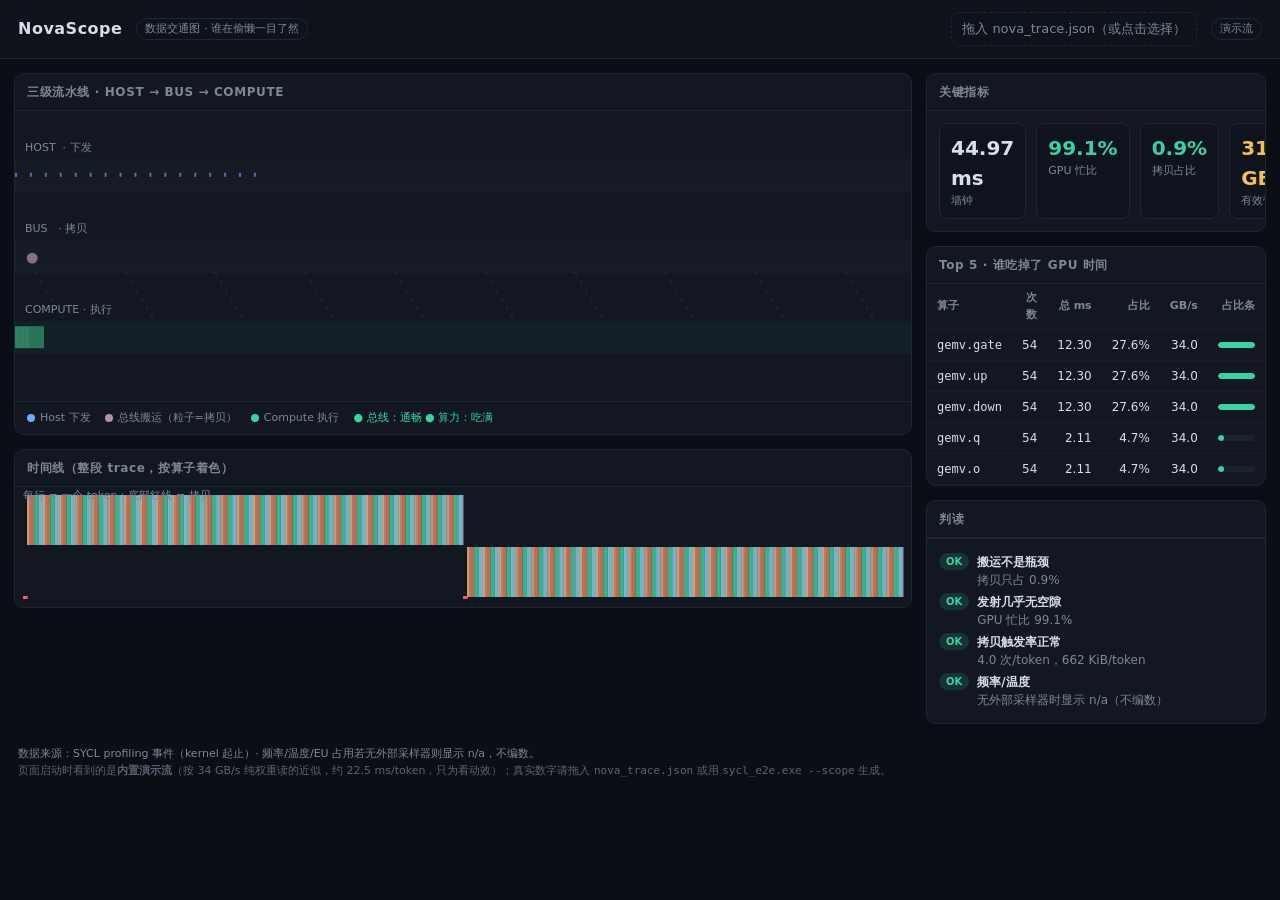
<file: tools/novascope.html>
<!DOCTYPE html>
<html lang="zh-CN">
<head>
<meta charset="utf-8">
<title>NovaScope · 数据交通图</title>
<style>
  :root{
    --bg:#0b0e14; --panel:#121722; --line:#1f2734; --txt:#d7dee9; --dim:#7d8798;
    --ok:#38d39f; --warn:#f2c14e; --bad:#ff5a5f; --host:#6ea8fe; --bus:#b48ead; --gpu:#38d39f;
  }
  *{box-sizing:border-box}
  body{margin:0;background:var(--bg);color:var(--txt);font:13px/1.5 "Segoe UI",system-ui,-apple-system,"Microsoft YaHei",sans-serif}
  header{display:flex;align-items:center;gap:14px;padding:12px 18px;border-bottom:1px solid var(--line);background:#0d121b}
  header h1{font-size:16px;margin:0;letter-spacing:.5px}
  header .tag{font-size:11px;color:var(--dim);border:1px solid var(--line);border-radius:99px;padding:2px 8px}
  header .spacer{flex:1}
  #drop{border:1px dashed var(--line);border-radius:8px;padding:6px 10px;color:var(--dim);cursor:pointer}
  #drop.hot{border-color:var(--ok);color:var(--ok)}
  .wrap{display:grid;grid-template-columns:1fr 340px;gap:14px;padding:14px}
  .card{background:var(--panel);border:1px solid var(--line);border-radius:10px;overflow:hidden}
  .card h2{margin:0;padding:9px 12px;font-size:12px;letter-spacing:.6px;color:var(--dim);border-bottom:1px solid var(--line);font-weight:600}
  .kpis{display:grid;grid-template-columns:repeat(4,1fr);gap:10px;padding:12px}
  .kpi{background:#0e131d;border:1px solid var(--line);border-radius:8px;padding:9px 11px}
  .kpi .v{font-size:20px;font-weight:600;font-variant-numeric:tabular-nums}
  .kpi .k{font-size:11px;color:var(--dim)}
  .kpi.bad .v{color:var(--bad)} .kpi.warn .v{color:var(--warn)} .kpi.ok .v{color:var(--ok)}
  canvas{display:block;width:100%}
  #lanes{height:290px}
  #timeline{height:120px}
  .legend{display:flex;gap:14px;padding:8px 12px;color:var(--dim);font-size:11px;border-top:1px solid var(--line)}
  .dot{display:inline-block;width:8px;height:8px;border-radius:50%;margin-right:5px;vertical-align:middle}
  table{width:100%;border-collapse:collapse;font-size:12px}
  th,td{padding:6px 10px;text-align:right;border-bottom:1px solid #171e29}
  th:nth-child(1),td:nth-child(1){text-align:left}
  th{color:var(--dim);font-weight:600;font-size:11px}
  .bar{height:6px;border-radius:3px;background:#1b2331;position:relative;overflow:hidden}
  .bar>i{position:absolute;left:0;top:0;bottom:0;background:var(--gpu);border-radius:3px}
  .verdict{padding:10px 12px;font-size:12px;border-top:1px solid var(--line)}
  .verdict .row{display:flex;gap:8px;align-items:flex-start;margin:4px 0}
  .pill{font-size:10px;border-radius:99px;padding:1px 7px;font-weight:700}
  .pill.ok{background:rgba(56,211,159,.15);color:var(--ok)}
  .pill.warn{background:rgba(242,193,78,.15);color:var(--warn)}
  .pill.bad{background:rgba(255,90,95,.15);color:var(--bad)}
  .mono{font-family:Consolas,ui-monospace,monospace}
  footer{padding:8px 18px;color:var(--dim);font-size:11px}
</style>
</head>
<body>
<header>
  <h1>NovaScope</h1><span class="tag">数据交通图 · 谁在偷懒一目了然</span>
  <span class="spacer"></span>
  <label id="drop">拖入 nova_trace.json（或点击选择）<input id="file" type="file" accept=".json" hidden></label>
  <span class="tag" id="src">演示流</span>
</header>

<div class="wrap">
  <div>
    <div class="card">
      <h2>三级流水线 · HOST → BUS → COMPUTE</h2>
      <canvas id="lanes"></canvas>
      <div class="legend">
        <span><i class="dot" style="background:var(--host)"></i>Host 下发</span>
        <span><i class="dot" style="background:var(--bus)"></i>总线搬运（粒子=拷贝）</span>
        <span><i class="dot" style="background:var(--gpu)"></i>Compute 执行</span>
        <span id="cong"></span>
      </div>
    </div>

    <div class="card" style="margin-top:14px">
      <h2>时间线（整段 trace，按算子着色）</h2>
      <canvas id="timeline"></canvas>
    </div>
  </div>

  <div>
    <div class="card">
      <h2>关键指标</h2>
      <div class="kpis" id="kpis"></div>
    </div>

    <div class="card" style="margin-top:14px">
      <h2>Top 5 · 谁吃掉了 GPU 时间</h2>
      <table id="top"></table>
    </div>

    <div class="card" style="margin-top:14px">
      <h2>判读</h2>
      <div class="verdict" id="verdict"></div>
    </div>
  </div>
</div>

<footer>数据来源：SYCL profiling 事件（kernel 起止）· 频率/温度/EU 占用若无外部采样器则显示 n/a，不编数。<br><span style="color:#5b6474">页面启动时看到的是<b>内置演示流</b>（按 34 GB/s 纯权重读的近似，约 22.5 ms/token，只为看动效）；真实数字请拖入 <code>nova_trace.json</code> 或用 <code>sycl_e2e.exe --scope</code> 生成。</span></footer>

<script>
// ---------------------------------------------------------------------------
// 数据模型：与 scope_core.h 的 write_trace() 输出一一对应
//   traceEvents: [{name,cat,ph:"X",ts,dur,pid,tid,args:{layer,tok,bytes,bw_gbs,gap_us}}]
//                [{name:"layer_bytes",cat:"counter",ph:"C",ts,args:{tok,layer,bytes}}]
// 也接受 {events:[...]} 和 {"traceEvents":[...]} 两种外壳
// ---------------------------------------------------------------------------
let TRACE = null;      // 原始事件
let MODEL = null;      // 聚合后的视图模型
const LANE = { HOST: 0, BUS: 1, GPU: 2 };

function summarize(evs){
  const xs = evs.filter(e => e.ph === 'X');
  const copies = xs.filter(e => e.cat === 'copy');
  const comp = xs.filter(e => e.cat !== 'copy');
  const t0 = xs.length ? Math.min(...xs.map(e => e.ts)) : 0;
  const t1 = xs.length ? Math.max(...xs.map(e => e.ts + e.dur)) : 1;
  const wall = Math.max(1e-6, t1 - t0);
  const busy = comp.reduce((a,e) => a + e.dur, 0);
  const copyT = copies.reduce((a,e) => a + e.dur, 0);
  const copyB = copies.reduce((a,e) => a + (e.args?.bytes||0), 0);
  const weightB = comp.filter(e => e.cat === 'compute' || e.cat === 'other')
                      .reduce((a,e) => a + (e.args?.bytes||0), 0);
  const toks = new Set(xs.map(e => e.args?.tok).filter(v => typeof v === 'number' && v >= 0));
  const ntok = Math.max(1, toks.size);
  const byOp = new Map();
  for (const e of comp){
    const k = e.name; const o = byOp.get(k) || {name:k, n:0, us:0, bytes:0};
    o.n++; o.us += e.dur; o.bytes += (e.args?.bytes||0); byOp.set(k, o);
  }
  const ops = [...byOp.values()].sort((a,b) => b.us - a.us);
  const gaps = xs.filter(e => (e.args?.gap_us||0) > 50).length;
  return {t0, t1, wall, busy, copyT, copyB, weightB, ntok, ops, gaps,
          copies, comp, busyRatio: busy/wall, copyRatio: copyT/wall,
          copyPerTok: copies.length/ntok, bytesPerTok: copyB/ntok,
          gbs: weightB/(wall*1e-6)/1e9};
}

function loadTrace(json){
  const evs = json.traceEvents || json.events || json;
  if (!Array.isArray(evs)) throw new Error('没有 traceEvents 数组');
  TRACE = evs; MODEL = summarize(evs); render();
}

// ---------------------------------------------------------------------------
// 演示流：没有文件时自己造一段（27 层 × 14 算子 × N token），
// 让打开页面就能看到粒子在动，方便先验收观感
// ---------------------------------------------------------------------------
function demoTrace(tokens){
  // 真实 1.5B 量级（Arc 130T 实测：953.8 MiB/token、28.14 ms/token ⇒ 33.9 GB/s）：
  //   每层权重 26.2 MB（q 1.27 + k 0.22 + v 0.22 + o 1.27 + gate/up/down 各 7.74）
  //   单 op 时长 ≈ 权重字节 / 34 GB/s，非 GEMV 的小算子按实测 ~3~20 µs 填
  const B = 34e9;                      // 有效带宽（B/s）
  const us = b => Math.max(2, Math.round(b / B * 1e6 * 100) / 100);
  const qb = 1536*1536/256*144, kvb = 1536*256/256*144, ffb = 8960*1536/256*144;
  const ops = [
    ['rmsnorm_quant', us(2*1536*4)+4, 2*1536*4],
    ['gemv.q',        us(qb),  qb], ['gemv.k', us(kvb), kvb], ['gemv.v', us(kvb), kvb],
    ['bias.q', 3, 6e3], ['rope', 4, 8e3], ['kv_store', 2, 8e3],
    ['attn_decode', 18, 8e3], ['quant_rows', 2, 8e3],
    ['gemv.o', us(qb), qb], ['residual.attn', 2, 8e3],
    ['rmsnorm_quant.ffn', us(2*1536*4)+4, 2*1536*4],
    ['gemv.gate', us(ffb), ffb], ['gemv.up', us(ffb), ffb],
    ['swiglu', 6, 8960*4], ['gemv.down', us(ffb), ffb], ['residual.ffn', 2, 8e3]
  ];
  // 每 token 的拷贝：token id（H2D 4 B）+ 激活上传 + logits 回传（151936 × 4 B）+ 杂项
  const copies = [['H2D', 12, 4], ['H2D', 8, 65536], ['D2H', 180, 151936*4], ['D2H', 6, 4096]];
  const evs = []; let ts = 0;
  for (let tk = 0; tk < tokens; tk++){
    for (const c of copies){ evs.push({name:c[0],cat:'copy',ph:'X',ts,dur:c[1],pid:1,tid:1,args:{bytes:c[2],tok:tk,layer:-1,gap_us:3}}); ts += c[1]; }
    for (let l = 0; l < 27; l++){
      for (const o of ops){
        evs.push({name:o[0],cat:'compute',ph:'X',ts,dur:o[1],pid:1,tid:0,args:{bytes:o[2],tok:tk,layer:l,gap_us:3}});
        ts += o[1];
      }
    }
  }
  return {traceEvents: evs};
}

// ---------------------------------------------------------------------------
// 渲染：KPI、Top5、判读
// ---------------------------------------------------------------------------
const $ = id => document.getElementById(id);
function fmt(n, d=2){ return n.toLocaleString(undefined,{maximumFractionDigits:d,minimumFractionDigits:d}); }

function render(){
  const m = MODEL;
  const kpis = [
    ['墙钟', fmt(m.wall/1000,2)+' ms', ''],
    ['GPU 忙比', fmt(100*m.busyRatio,1)+'%', m.busyRatio < .7 ? 'bad' : (m.busyRatio < .9 ? 'warn' : 'ok')],
    ['拷贝占比', fmt(100*m.copyRatio,1)+'%', m.copyRatio > .15 ? 'bad' : (m.copyRatio > .05 ? 'warn' : 'ok')],
    ['有效带宽', fmt(m.gbs,1)+' GB/s', m.gbs < 20 ? 'bad' : (m.gbs < 35 ? 'warn' : 'ok')]
  ];
  $('kpis').innerHTML = kpis.map(k => `<div class="kpi ${k[2]}"><div class="v">${k[1]}</div><div class="k">${k[0]}</div></div>`).join('');

  const maxUs = m.ops.length ? m.ops[0].us : 1;
  $('top').innerHTML = '<tr><th>算子</th><th>次数</th><th>总 ms</th><th>占比</th><th>GB/s</th><th style="width:70px">占比条</th></tr>' +
    m.ops.slice(0,5).map(o => `<tr>
      <td class="mono">${o.name}</td><td>${o.n}</td><td>${fmt(o.us/1000,2)}</td>
      <td>${fmt(100*o.us/m.busy,1)}%</td>
      <td>${o.bytes ? fmt(o.bytes/(o.us*1e-6)/1e9,1) : '-'}</td>
      <td><div class="bar"><i style="width:${Math.max(2,100*o.us/maxUs)}%"></i></div></td></tr>`).join('');

  const v = [];
  if (m.copyRatio > .15) v.push(['bad','数据搬运拥堵',`拷贝占墙钟 ${fmt(100*m.copyRatio,1)}% > 15%，总线在拖后腿`]);
  else if (m.copyRatio > .05) v.push(['warn','搬运偏低',`拷贝占墙钟 ${fmt(100*m.copyRatio,1)}%，值得看一眼 Copy 泳道`]);
  else v.push(['ok','搬运不是瓶颈',`拷贝只占 ${fmt(100*m.copyRatio,1)}%`]);

  if (m.busyRatio < .7) v.push(['bad','算力空转',`GPU 忙比 ${fmt(100*m.busyRatio,1)}% < 70%，空隙要去排队气泡里找`]);
  else if (m.busyRatio < .9) v.push(['warn','还有空隙',`GPU 忙比 ${fmt(100*m.busyRatio,1)}%，空闲 ${fmt(100*(1-m.busyRatio),1)}%`]);
  else v.push(['ok','发射几乎无空隙',`GPU 忙比 ${fmt(100*m.busyRatio,1)}%`]);

  if (m.copyPerTok > 200) v.push(['bad','拷贝触发率过高',`${fmt(m.copyPerTok,1)} 次/token（UMA 下重点查隐式拷贝）`]);
  else v.push(['ok','拷贝触发率正常',`${fmt(m.copyPerTok,1)} 次/token，${fmt(m.bytesPerTok/1024,0)} KiB/token`]);

  if (m.gaps > 0) v.push(['warn','有排队气泡',`${m.gaps} 次 submit→start > 50 µs`]);
  v.push(['ok','频率/温度','无外部采样器时显示 n/a（不编数）']);

  $('verdict').innerHTML = v.map(x => `<div class="row"><span class="pill ${x[0]}">${x[0].toUpperCase()}</span>
      <div><b>${x[1]}</b><br><span style="color:var(--dim)">${x[2]}</span></div></div>`).join('');

  const cong = [];
  if (m.copyRatio > .15) cong.push('<span style="color:var(--bad)">● 总线：拥堵</span>');
  else cong.push('<span style="color:var(--ok)">● 总线：通畅</span>');
  if (m.busyRatio < .7) cong.push('<span style="color:var(--dim)">● 算力：空转</span>');
  else cong.push('<span style="color:var(--ok)">● 算力：吃满</span>');
  $('cong').innerHTML = cong.join(' ');

  sizeCanvases(); renderTimeline(m); animate();
}

// ---------------------------------------------------------------------------
// 交通图：三条泳道 + 拷贝粒子
//   Host 道：每个 op 的下发时刻闪一下（submit 抖动）
//   Bus 道：拷贝 = 粒子，粒子数 ∝ 次数，半径 ∝ sqrt(bytes)
//   GPU 道：按时间把 op 铺成条块；空闲处留空 => 一眼看出谁在偷懒
// ---------------------------------------------------------------------------
function sizeCanvases(){
  for (const id of ['lanes','timeline']){
    const c = $(id); const r = c.getBoundingClientRect();
    const dpr = window.devicePixelRatio || 1;
    c.width = Math.max(1, Math.floor(r.width*dpr)); c.height = Math.max(1, Math.floor(r.height*dpr));
    c.getContext('2d').setTransform(dpr,0,0,dpr,0,0);
  }
}

let particles = [];
function spawnParticles(m){
  const rect = $('lanes').getBoundingClientRect();
  const n = Math.min(120, Math.max(2, Math.round(m.copyPerTok*1.5)));
  for (let i = 0; i < n; i++){
    const c = m.copies[i % Math.max(1,m.copies.length)] || {args:{bytes:65536}};
    particles.push({x:-10 - Math.random()*rect.width, y:0, r:2.2 + Math.sqrt((c.args?.bytes||1))/240,
                    v:0.6 + Math.random()*0.9, a:0.35 + Math.random()*0.5});
  }
}

let raf = 0;
function animate(){
  cancelAnimationFrame(raf);
  const c = $('lanes'), ctx = c.getContext('2d');
  const W = c.clientWidth, H = c.clientHeight;
  const laneY = [H*0.22, H*0.5, H*0.78];
  const m = MODEL;
  if (particles.length === 0) spawnParticles(m);

  const gpuColor = m.busyRatio < .7 ? '#3a4252' : (m.busyRatio < .9 ? '#8a7a3a' : '#2f7f63');
  const busColor = m.copyRatio > .15 ? '#ff5a5f' : (m.copyRatio > .05 ? '#f2c14e' : '#b48ead');

  function frame(t){
    ctx.clearRect(0,0,W,H);

    // 泳道底
    for (let i = 0; i < 3; i++){
      ctx.fillStyle = i === LANE.GPU ? 'rgba(56,211,159,0.04)' : 'rgba(255,255,255,0.02)';
      ctx.fillRect(0, laneY[i]-16, W, 32);
      ctx.strokeStyle = '#1b2331'; ctx.beginPath();
      ctx.moveTo(0, laneY[i]+16); ctx.lineTo(W, laneY[i]+16); ctx.stroke();
    }
    // 标签
    ctx.font = '11px Segoe UI, system-ui'; ctx.fillStyle = '#7d8798';
    ctx.fillText('HOST  · 下发', 10, laneY[LANE.HOST]-24);
    ctx.fillText('BUS   · 拷贝', 10, laneY[LANE.BUS]-24);
    ctx.fillText('COMPUTE · 执行', 10, laneY[LANE.GPU]-24);

    // GPU 道：按时间铺条块（用百分比宽度模拟一次循环）
    const span = Math.max(2e6, m.wall);
    let cursor = 0;
    ctx.fillStyle = gpuColor;
    for (const o of m.ops.slice(0, 40)){
      const w = Math.max(1, (o.us/span) * W * 0.9);
      ctx.fillRect(cursor, laneY[LANE.GPU]-11, w, 22);
      cursor += w;
      if (cursor > W) break;
    }

    // Host 道：闪烁的下发脉冲
    const pulse = 0.4 + 0.6*Math.abs(Math.sin(t/380));
    ctx.fillStyle = `rgba(110,168,254,${pulse})`;
    for (let i = 0; i < Math.min(60, m.ops.length); i++){
      const x = (i/60)*W;
      ctx.fillRect(x, laneY[LANE.HOST]-2, 2, 4);
    }

    // Bus 道：粒子流
    ctx.save();
    for (const p of particles){
      p.x += p.v;
      if (p.x > W+12){ p.x = -12 - Math.random()*80; }
      ctx.beginPath();
      ctx.fillStyle = busColor;
      ctx.globalAlpha = p.a;
      ctx.arc(p.x, laneY[LANE.BUS] + Math.sin((p.x+p.y)/40)*5, p.r, 0, Math.PI*2);
      ctx.fill();
    }
    ctx.restore(); ctx.globalAlpha = 1;

    // 连接线：Bus -> GPU，表示"搬完就喂给算力"
    ctx.strokeStyle = 'rgba(180,142,173,0.18)'; ctx.setLineDash([4,6]);
    for (let x = 20; x < W; x += 90){
      ctx.beginPath(); ctx.moveTo(x, laneY[LANE.BUS]+16); ctx.lineTo(x+30, laneY[LANE.GPU]-16); ctx.stroke();
    }
    ctx.setLineDash([]);

    raf = requestAnimationFrame(frame);
  }
  raf = requestAnimationFrame(frame);
}

function renderTimeline(m){
  const c = $('timeline'), ctx = c.getContext('2d');
  const W = c.clientWidth, H = c.clientHeight;
  ctx.clearRect(0,0,W,H);
  const span = Math.max(1e-6, m.wall);
  const pad = 8;
  // 每个 token 一行
  const ntok = Math.max(1, m.ntok);
  const rowH = Math.max(8, (H - 2*pad) / ntok);
  const colors = ['#38d39f','#6ea8fe','#f2c14e','#b48ead','#e07a5f','#8ecae6'];
  m.comp.forEach((e, i) => {
    const tk = (e.args?.tok ?? 0);
    const x = pad + ((e.ts - m.t0)/span)*(W - 2*pad);
    const w = Math.max(0.6, (e.dur/span)*(W - 2*pad));
    ctx.fillStyle = colors[Math.abs(hashStr(e.name)) % colors.length];
    ctx.globalAlpha = .85;
    ctx.fillRect(x, pad + tk*rowH, w, Math.max(2, rowH-2));
  });
  m.copies.forEach(e => {
    const x = pad + ((e.ts - m.t0)/span)*(W - 2*pad);
    const w = Math.max(0.8, (e.dur/span)*(W - 2*pad));
    ctx.globalAlpha = 1; ctx.fillStyle = '#ff5a5f';
    ctx.fillRect(x, H - pad - 3, w, 3);
  });
  ctx.globalAlpha = 1;
  ctx.fillStyle = '#7d8798'; ctx.font = '11px Segoe UI, system-ui';
  ctx.fillText('每行 = 一个 token；底部红线 = 拷贝', pad, 12);
}

function hashStr(s){ let h = 0; for (let i = 0; i < s.length; i++) h = (h*31 + s.charCodeAt(i))|0; return h; }

// ---------------------------------------------------------------------------
// 数据入口：拖文件 / 选择文件 / WebSocket
// ---------------------------------------------------------------------------
const drop = $('drop'), fileIn = $('file');
drop.addEventListener('click', () => fileIn.click());
fileIn.addEventListener('change', () => { if (fileIn.files[0]) readFile(fileIn.files[0]); });
['dragenter','dragover'].forEach(ev => drop.addEventListener(ev, e => { e.preventDefault(); drop.classList.add('hot'); }));
['dragleave','drop'].forEach(ev => drop.addEventListener(ev, e => { e.preventDefault(); drop.classList.remove('hot'); }));
drop.addEventListener('drop', e => { const f = e.dataTransfer.files[0]; if (f) readFile(f); });

function readFile(f){
  const r = new FileReader();
  r.onload = () => {
    try { loadTrace(JSON.parse(r.result)); $('src').textContent = f.name; }
    catch (err){ alert('解析失败：' + err.message); }
  };
  r.readAsText(f);
}

// WebSocket：连不上就安静地退回演示流
(function ws(){
  let sock = null;
  try { sock = new WebSocket('ws://localhost:8787'); } catch (e) { return; }
  sock.onmessage = ev => {
    try { const j = JSON.parse(ev.data); loadTrace(j); $('src').textContent = 'WebSocket · 实时'; }
    catch (e) {}
  };
  sock.onerror = () => {};
})();

// 启动：先演示流
loadTrace(demoTrace(2));
window.addEventListener('resize', () => { sizeCanvases(); if (MODEL) renderTimeline(MODEL); });
</script>
</body>
</html>
</file>
